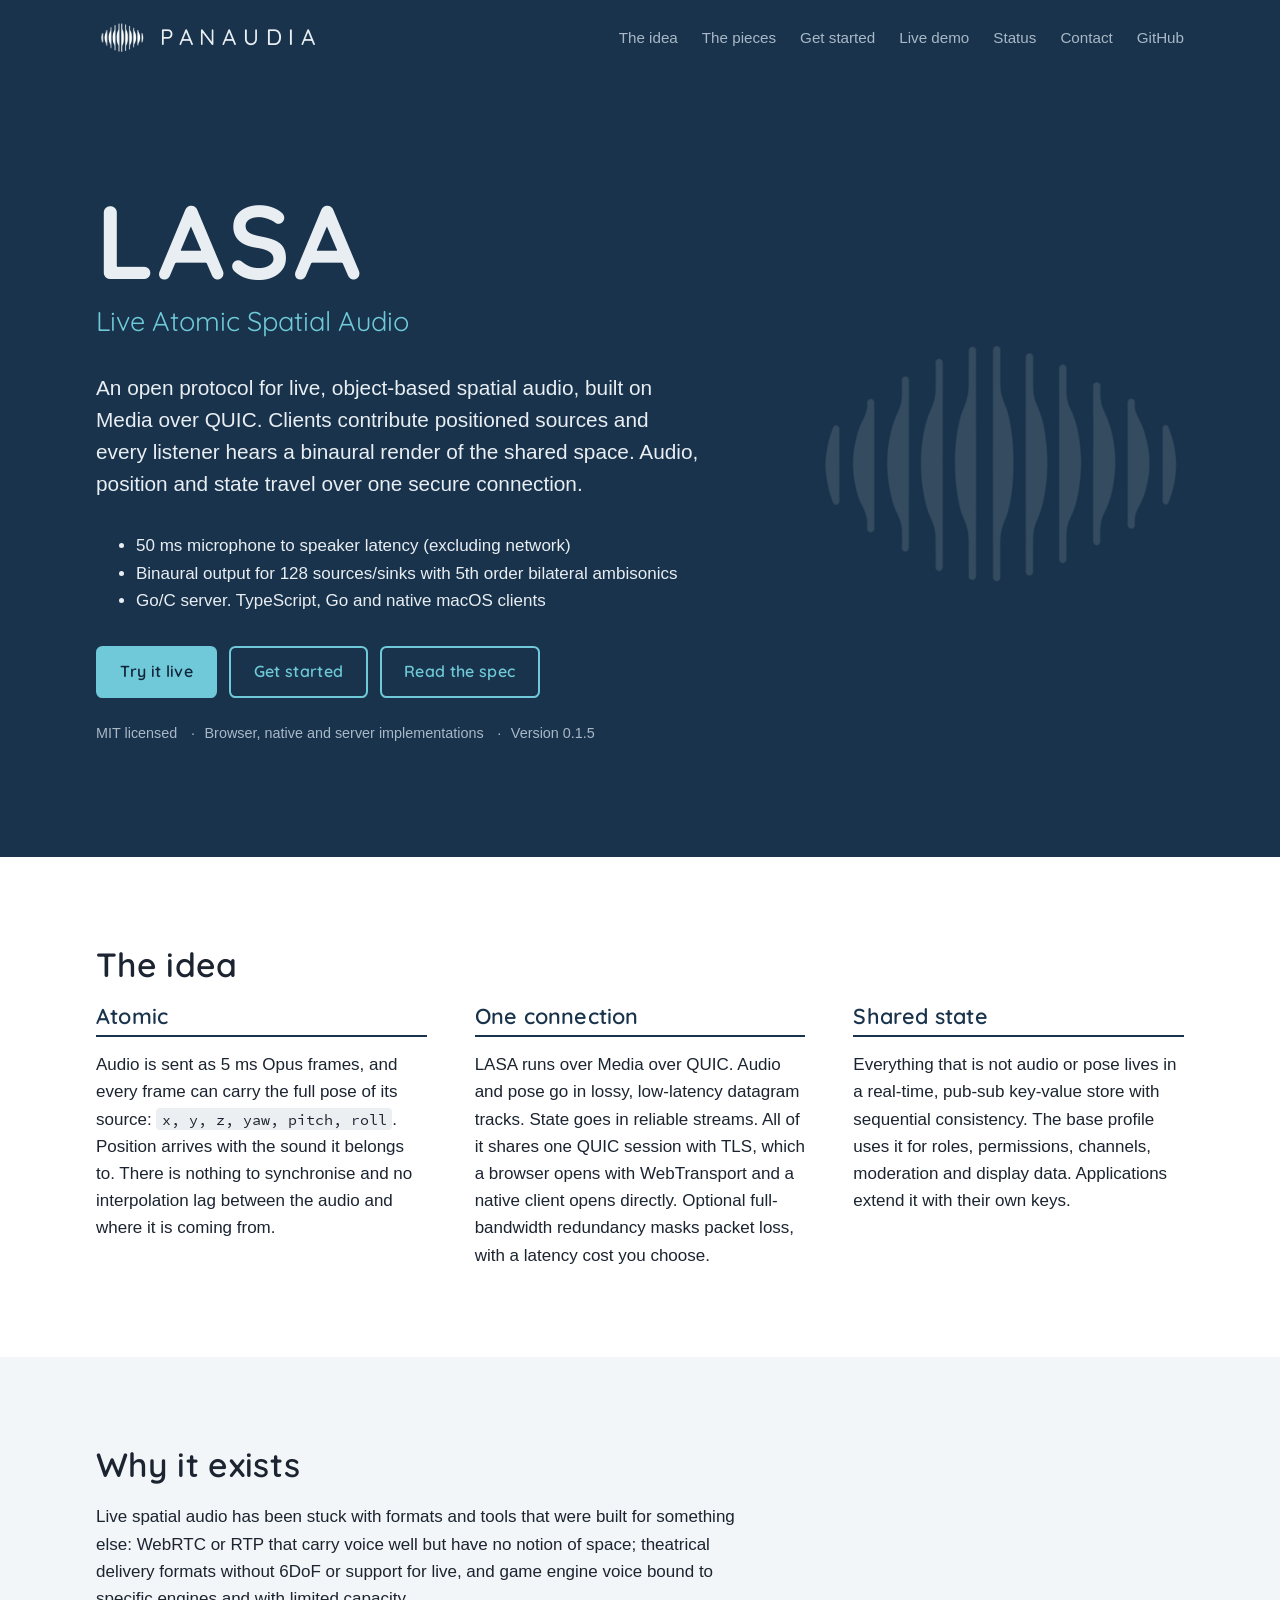
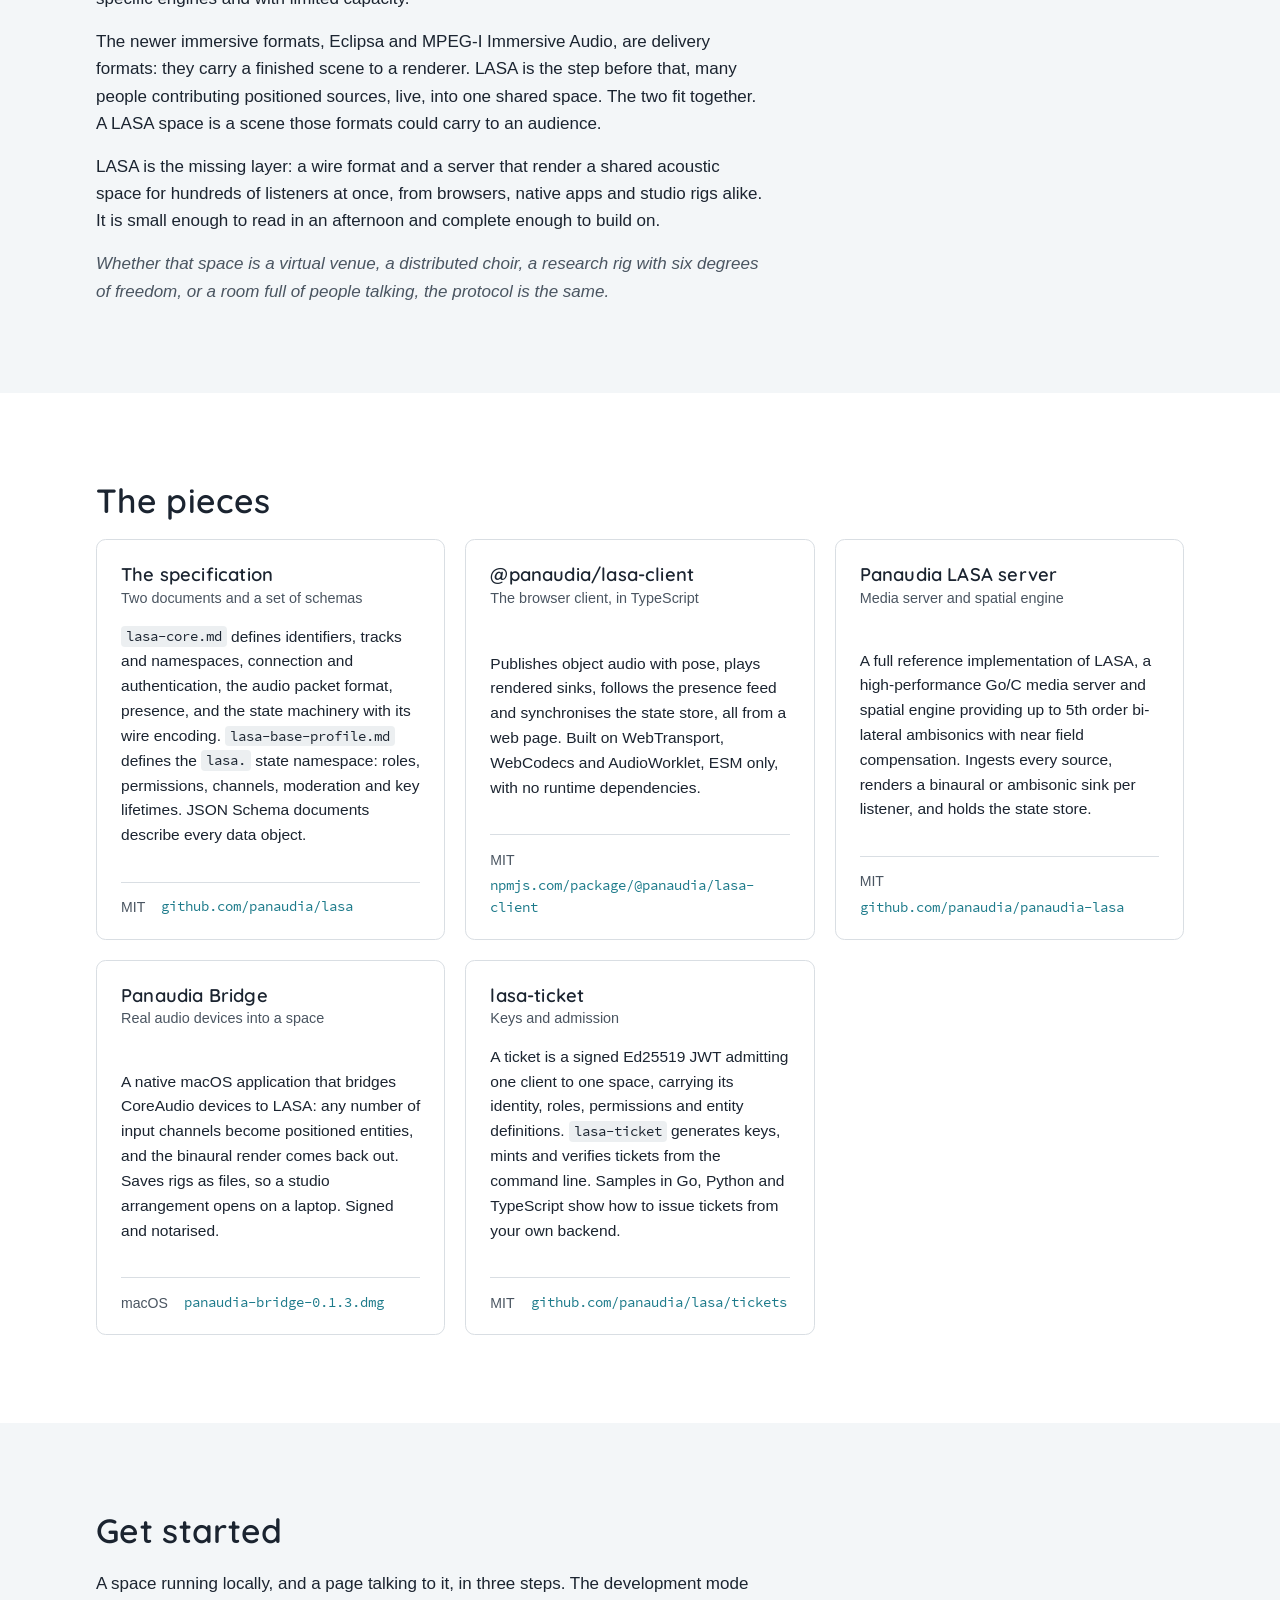
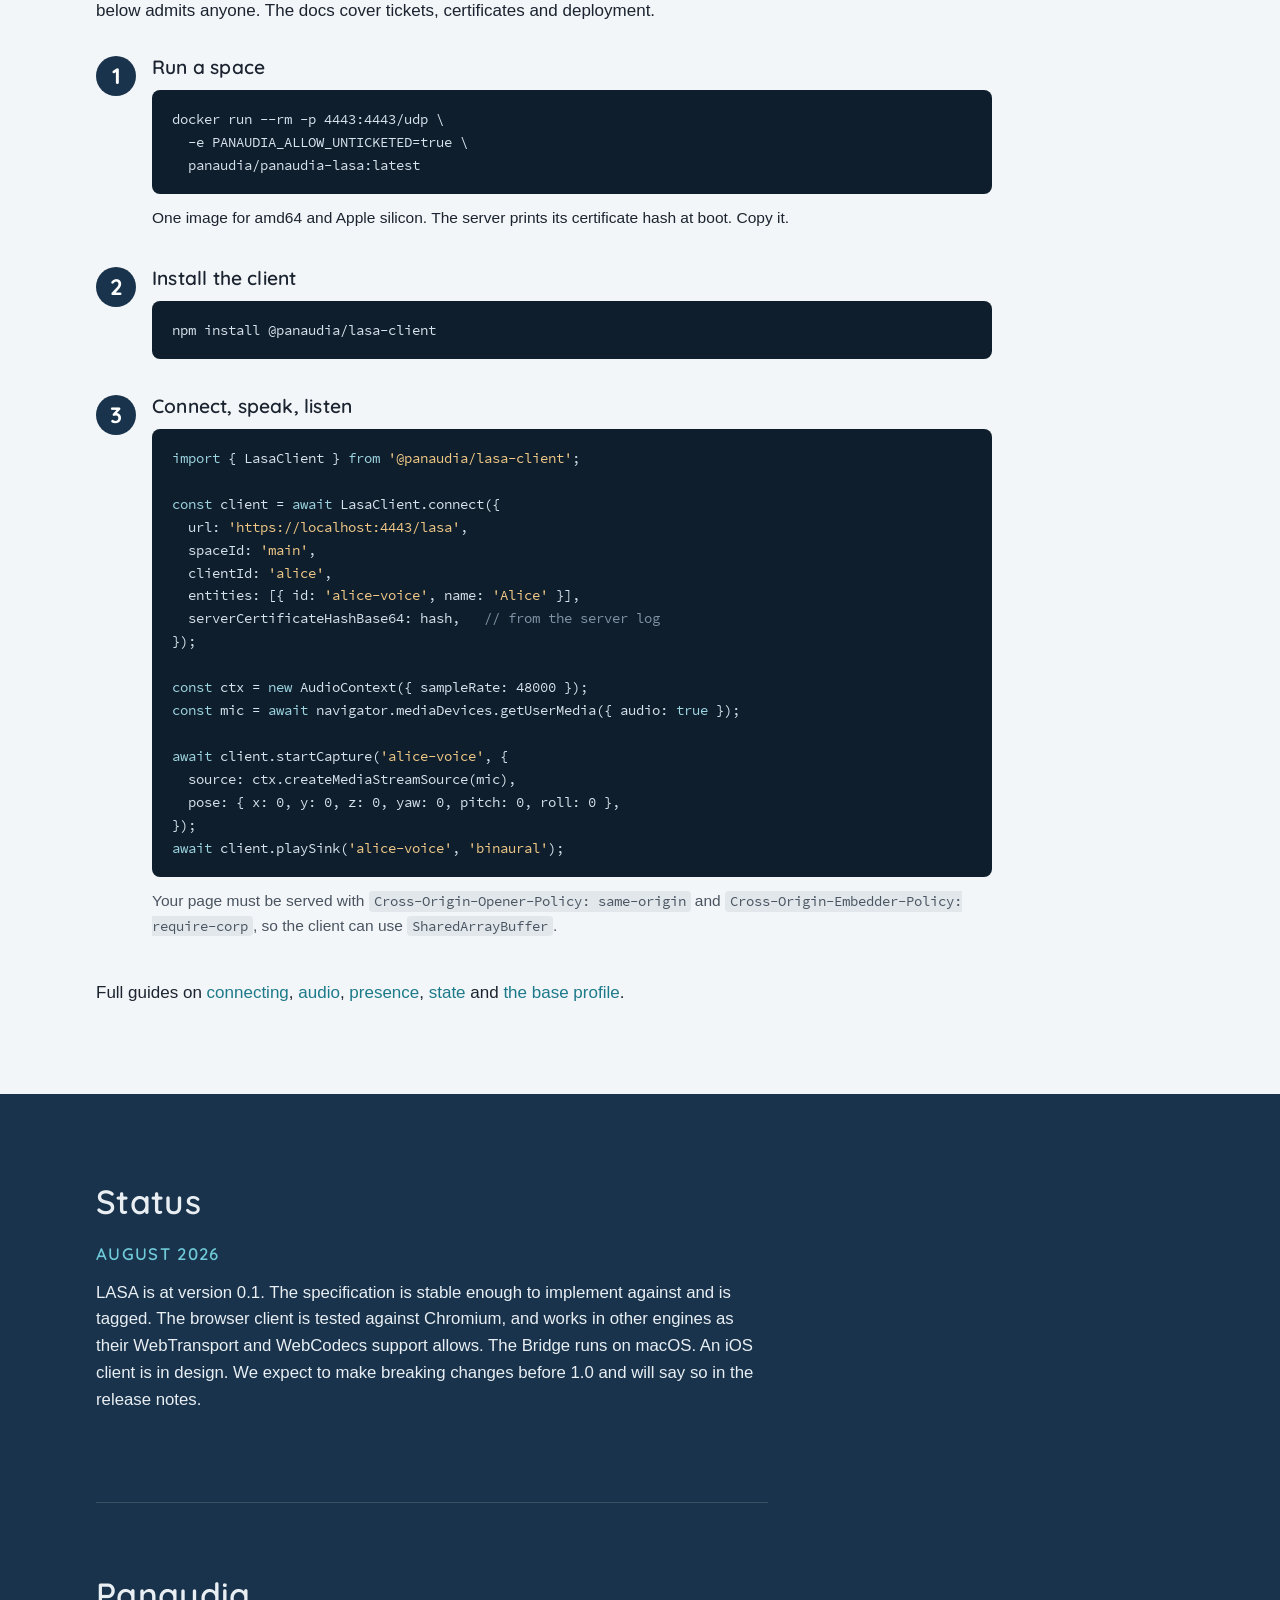
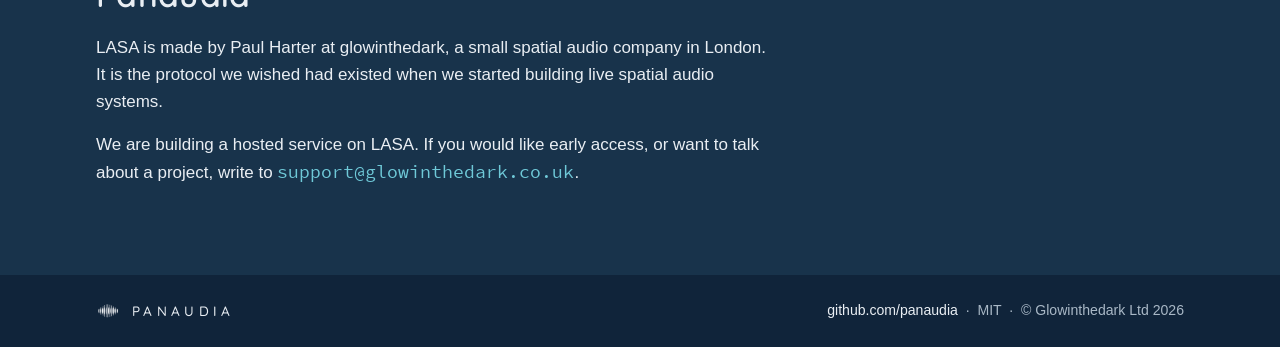
<file: index.html>
<!doctype html>
<html lang="en">
<head>
  <meta charset="utf-8">
  <meta name="viewport" content="width=device-width, initial-scale=1">
  <title>LASA · Panaudia</title>
  <meta name="description" content="LASA is an open protocol for live, object-based spatial audio over Media over QUIC, with browser, native and server implementations from Panaudia.">
  <meta name="robots" content="all">

  <meta property="og:title" content="LASA · Live Atomic Spatial Audio">
  <meta property="og:description" content="An open protocol for live, object-based spatial audio, built on Media over QUIC.">
  <meta property="og:url" content="https://panaudia.com/">
  <meta property="og:image" content="https://panaudia.com/images/lasa/mark-navy.png">
  <meta name="twitter:card" content="summary">
  <meta name="twitter:title" content="LASA · Live Atomic Spatial Audio">
  <meta name="twitter:description" content="An open protocol for live, object-based spatial audio, built on Media over QUIC.">

  <link rel="icon" href="images/favicon.png" type="image/png">
  <link rel="stylesheet" href="css/lasa.css">
</head>
<body>

<header class="site-header">
  <div class="wrap">
    <a class="brand" href="/">
      <img src="images/lasa/mark-white.png" alt="" width="52" height="52">
      Panaudia
    </a>
    <nav class="site-nav" aria-label="Sections">
      <a href="#idea">The idea</a>
      <a href="#pieces">The pieces</a>
      <a href="#get-started">Get started</a>
      <a href="/demo/">Live demo</a>
      <a href="#status">Status</a>
      <a href="#contact">Contact</a>
      <a href="https://github.com/panaudia">GitHub</a>
    </nav>
  </div>
</header>

<section class="hero">
  <div class="wrap">
    <img class="hero-mark" src="images/lasa/mark-white.png" alt="" aria-hidden="true">
    <h1>LASA</h1>
    <p class="expansion">Live Atomic Spatial Audio</p>
    <p class="lead">
      An open protocol for live, object-based spatial audio, built on
      Media over QUIC. Clients contribute positioned
      sources and every listener hears a binaural render of the shared
      space. Audio, position and state travel over one secure connection.
    </p>
    <p>
        <ul>
            <li>50 ms microphone to speaker latency (excluding network)</li>
            <li>Binaural output for 128 sources/sinks with 5th order bilateral ambisonics</li>
            <li>Go/C server. TypeScript, Go and native macOS clients</li>
        </ul>
    </p>
      <p class="lead"></p>
    <div class="actions">
      <a class="button" href="/demo/">Try it live</a>
      <a class="button ghost" href="#get-started">Get started</a>
      <a class="button ghost" href="https://github.com/panaudia/lasa/blob/main/README.md">Read the spec</a>
    </div>
    <p class="facts">
      <span>MIT licensed</span>
      <span>Browser, native and server implementations</span>
      <span>Version 0.1.5</span>
    </p>
  </div>
</section>

<section id="idea">
  <div class="wrap">
    <h2>The idea</h2>
    <div class="pillars">
      <div>
        <h3>Atomic</h3>
        <p>
          Audio is sent as 5&nbsp;ms Opus frames, and every frame can
          carry the full pose of its source: <code>x, y, z, yaw, pitch,
          roll</code>. Position arrives with the sound it belongs to.
          There is nothing to synchronise and no interpolation lag
          between the audio and where it is coming from.
        </p>
      </div>
      <div>
        <h3>One connection</h3>
        <p>
          LASA runs over Media over QUIC. Audio and pose go in lossy,
          low-latency datagram tracks. State goes in reliable streams.
          All of it shares one QUIC session with TLS, which a browser
          opens with WebTransport and a native client opens directly.
          Optional full-bandwidth redundancy masks packet loss, with a
          latency cost you choose.
        </p>
      </div>
      <div>
        <h3>Shared state</h3>
        <p>
          Everything that is not audio or pose lives in a real-time,
          pub-sub key-value store with sequential consistency. The base
          profile uses it for roles, permissions, channels, moderation
          and display data. Applications extend it with their own keys.
        </p>
      </div>
    </div>
  </div>
</section>

<section class="tint why">
  <div class="wrap">
    <h2>Why it exists</h2>
    <div class="prose">
      <p>
        Live spatial audio has been stuck with formats and tools that were built for
        something else: WebRTC or RTP that carry voice well but have no notion of
        space; theatrical delivery formats without 6DoF or support for live, and game
        engine voice bound to specific engines and with limited capacity.
      </p>
      <p>
        The newer immersive formats, Eclipsa and MPEG-I Immersive
        Audio, are delivery formats: they carry a
        finished scene to a renderer. LASA is the step before that,
        many people contributing positioned sources, live, into one
        shared space. The two fit together. A LASA space is a scene
        those formats could carry to an audience.
      </p>
      <p>
        LASA is the missing layer: a wire format and a server that
        render a shared acoustic space for hundreds of listeners at
        once, from browsers, native apps and studio rigs alike. It is
        small enough to read in an afternoon and complete enough to
        build on.
      </p>
      <p class="aside">
        Whether that space is a virtual venue, a distributed choir, a
        research rig with six degrees of freedom, or a room full of
        people talking, the protocol is the same.
      </p>
    </div>
  </div>
</section>

<section id="pieces">
  <div class="wrap">
    <h2>The pieces</h2>
    <div class="cards">

      <article class="card">
        <h3>The specification</h3>
        <p class="role">Two documents and a set of schemas</p>
        <p>
          <code>lasa-core.md</code> defines identifiers, tracks and
          namespaces, connection and authentication, the audio packet
          format, presence, and the state machinery with its wire
          encoding. <code>lasa-base-profile.md</code> defines the
          <code>lasa.</code> state namespace: roles, permissions,
          channels, moderation and key lifetimes. JSON Schema documents
          describe every data object.
        </p>
        <footer>
          <span>MIT</span>
          <a href="https://github.com/panaudia/lasa">github.com/panaudia/lasa</a>
        </footer>
      </article>

      <article class="card">
        <h3>@panaudia/lasa-client</h3>
        <p class="role">The browser client, in TypeScript</p>
        <p>
          Publishes object audio with pose, plays rendered sinks,
          follows the presence feed and synchronises the state store,
          all from a web page. Built on WebTransport, WebCodecs and
          AudioWorklet, ESM only, with no runtime dependencies.
        </p>
        <footer>
          <span>MIT</span>
          <a href="https://www.npmjs.com/package/@panaudia/lasa-client">npmjs.com/package/@panaudia/lasa-client</a>
        </footer>
      </article>

      <article class="card">
        <h3>Panaudia LASA server</h3>
        <p class="role">Media server and spatial engine</p>
        <p>
          A full reference implementation of LASA, a high-performance Go/C media server and spatial engine providing up to 5th order bi-lateral
            ambisonics with near field compensation. Ingests every source, renders a binaural or ambisonic sink
          per listener, and holds the state store.
        </p>
        <footer>
          <span>MIT</span>
          <a href="https://github.com/panaudia/panaudia-lasa">github.com/panaudia/panaudia-lasa</a>
        </footer>
      </article>

      <article class="card">
        <h3>Panaudia Bridge</h3>
        <p class="role">Real audio devices into a space</p>
        <p>
          A native macOS application that bridges CoreAudio devices to
          LASA: any number of input channels become positioned
          entities, and the binaural render comes back out. Saves rigs
          as files, so a studio arrangement opens on a laptop. Signed
          and notarised.
        </p>
        <footer>
          <span>macOS</span>
          <a href="https://storage.googleapis.com/panaudia-dist/panaudia-bridge/panaudia-bridge-0.1.3.dmg">panaudia-bridge-0.1.3.dmg</a>
        </footer>
      </article>

      <article class="card">
        <h3>lasa-ticket</h3>
        <p class="role">Keys and admission</p>
        <p>
          A ticket is a signed Ed25519 JWT admitting one client to one
          space, carrying its identity, roles, permissions and entity
          definitions. <code>lasa-ticket</code> generates keys, mints
          and verifies tickets from the command line. Samples in Go,
          Python and TypeScript show how to issue tickets from your own
          backend.
        </p>
        <footer>
          <span>MIT</span>
          <a href="https://github.com/panaudia/lasa/tree/main/tickets">github.com/panaudia/lasa/tickets</a>
        </footer>
      </article>

    </div>
  </div>
</section>

<section id="get-started" class="tint get-started">
  <div class="wrap">
    <h2>Get started</h2>
    <p class="prose intro">
      A space running locally, and a page talking to it, in three
      steps. The development mode below admits anyone. The docs cover
      tickets, certificates and deployment.
    </p>
    <ol class="steps">
      <li>
        <h3>Run a space</h3>
        <div class="body">
<pre><code>docker run --rm -p 4443:4443/udp \
  -e PANAUDIA_ALLOW_UNTICKETED=true \
  panaudia/panaudia-lasa:latest</code></pre>
          <p>
            One image for amd64 and Apple silicon. The server prints
            its certificate hash at boot. Copy it.
          </p>
        </div>
      </li>
      <li>
        <h3>Install the client</h3>
        <div class="body">
<pre><code>npm install @panaudia/lasa-client</code></pre>
        </div>
      </li>
      <li>
        <h3>Connect, speak, listen</h3>
        <div class="body">
<pre><code><span class="k">import</span> { LasaClient } <span class="k">from</span> <span class="s">'@panaudia/lasa-client'</span>;

<span class="k">const</span> client = <span class="k">await</span> LasaClient.connect({
  url: <span class="s">'https://localhost:4443/lasa'</span>,
  spaceId: <span class="s">'main'</span>,
  clientId: <span class="s">'alice'</span>,
  entities: [{ id: <span class="s">'alice-voice'</span>, name: <span class="s">'Alice'</span> }],
  serverCertificateHashBase64: hash,   <span class="c">// from the server log</span>
});

<span class="k">const</span> ctx = <span class="k">new</span> AudioContext({ sampleRate: 48000 });
<span class="k">const</span> mic = <span class="k">await</span> navigator.mediaDevices.getUserMedia({ audio: <span class="k">true</span> });

<span class="k">await</span> client.startCapture(<span class="s">'alice-voice'</span>, {
  source: ctx.createMediaStreamSource(mic),
  pose: { x: 0, y: 0, z: 0, yaw: 0, pitch: 0, roll: 0 },
});
<span class="k">await</span> client.playSink(<span class="s">'alice-voice'</span>, <span class="s">'binaural'</span>);</code></pre>
          <p class="note">
            Your page must be served with
            <code>Cross-Origin-Opener-Policy: same-origin</code> and
            <code>Cross-Origin-Embedder-Policy: require-corp</code>, so
            the client can use <code>SharedArrayBuffer</code>.
          </p>
        </div>
      </li>
    </ol>
    <p class="after prose">
      Full guides on
      <a href="https://github.com/panaudia/lasa/blob/main/typescript/docs/connecting.md">connecting</a>,
      <a href="https://github.com/panaudia/lasa/blob/main/typescript/docs/audio.md">audio</a>,
      <a href="https://github.com/panaudia/lasa/blob/main/typescript/docs/presence.md">presence</a>,
      <a href="https://github.com/panaudia/lasa/blob/main/typescript/docs/state.md">state</a> and
      <a href="https://github.com/panaudia/lasa/blob/main/typescript/docs/profile.md">the base profile</a>.
    </p>
  </div>
</section>

<section id="status" class="dark status">
  <div class="wrap">
    <h2>Status</h2>
    <div class="prose">
      <p class="date">August 2026</p>
      <p>
        LASA is at version 0.1. The specification is stable enough to
        implement against and is tagged. The browser client is tested
        against Chromium, and works in other engines as their
        WebTransport and WebCodecs support allows. The Bridge runs on
        macOS. An iOS client is in design. We expect to make breaking
        changes before 1.0 and will say so in the release notes.
      </p>
    </div>
  </div>
</section>

<section id="contact" class="dark contact">
  <div class="wrap">
    <div class="prose">
      <h2>Panaudia</h2>
      <p>
        LASA is made by Paul Harter at glowinthedark, a small spatial audio company in London.
          It is the protocol we wished had existed when we started
        building live spatial audio systems.
      </p>
      <p>
        We are building a hosted service on LASA. If you would like
        early access, or want to talk about a project, write to
        <a class="email" href="mailto:support@glowinthedark.co.uk">support@glowinthedark.co.uk</a>.
      </p>
    </div>
  </div>
</section>

<footer class="site-footer">
  <div class="wrap">
    <a class="brand" href="/">
      <img src="images/lasa/mark-white.png" alt="" width="24" height="24">
      Panaudia
    </a>
    <span>
      <a href="https://github.com/panaudia">github.com/panaudia</a>
      &nbsp;·&nbsp; MIT
      &nbsp;·&nbsp; &copy; Glowinthedark Ltd 2026
    </span>
  </div>
</footer>

</body>
</html>
</file>
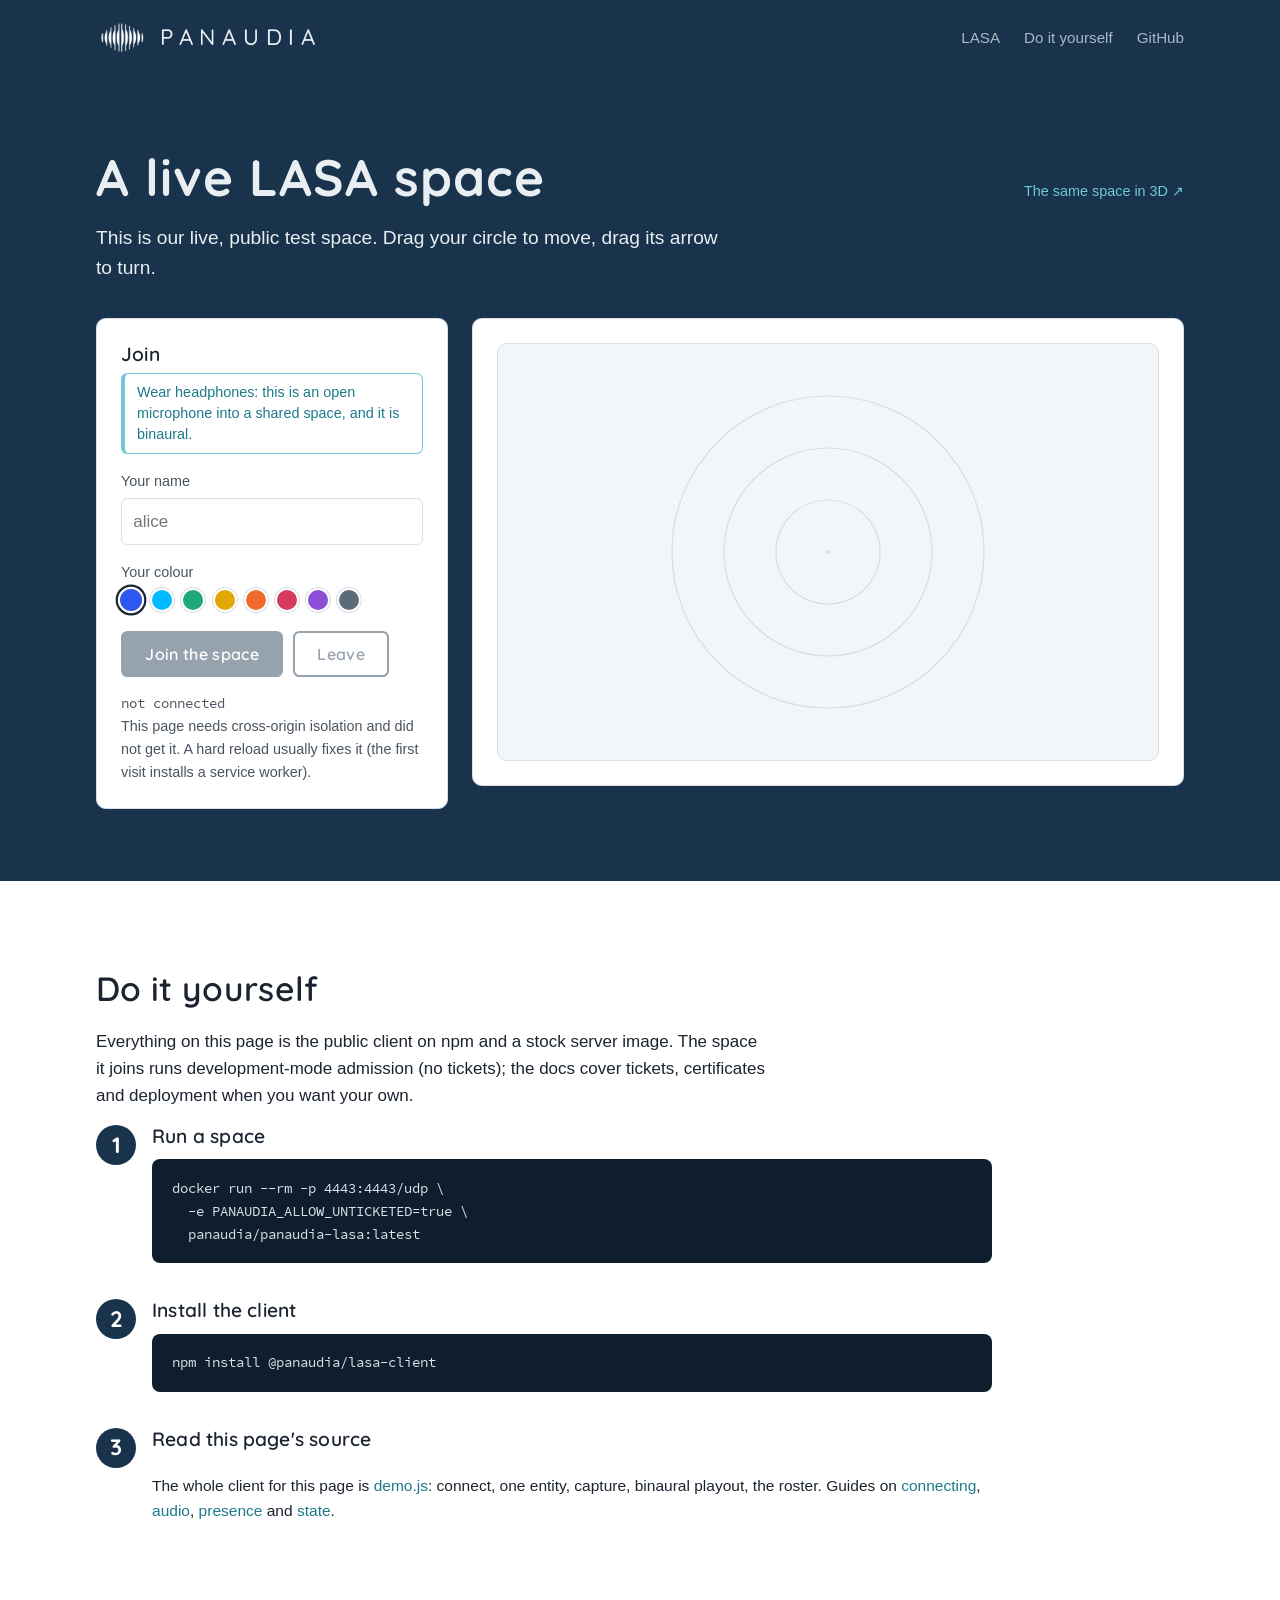
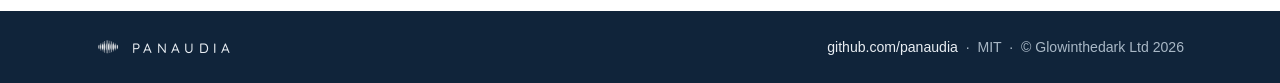
<file: demo/index.html>
<!doctype html>
<html lang="en">
<head>
    <meta charset="utf-8">
    <meta name="viewport" content="width=device-width, initial-scale=1">
    <title>Live demo · LASA · Panaudia</title>
    <meta name="description"
          content="Join a live LASA space from your browser: one entity, your voice up, a binaural render of everyone back.">
    <link rel="icon" href="/images/favicon.png" type="image/png">
    <link rel="stylesheet" href="/css/lasa.css">
    <link rel="stylesheet" href="demo.css">
    <script src="coi-serviceworker.js"></script>
    <script type="importmap">
        { "imports": { "@panaudia/lasa-client": "./js/lasa-client/index.js" } }
    </script>
</head>
<body>

<header class="site-header">
    <div class="wrap">
        <a class="brand" href="/">
            <img src="/images/lasa/mark-white.png" alt="" width="52" height="52">
            Panaudia
        </a>
        <nav class="site-nav" aria-label="Sections">
            <a href="/">LASA</a>
            <a href="#diy">Do it yourself</a>
            <a href="https://github.com/panaudia">GitHub</a>
        </nav>
    </div>
</header>

<section class="demo-hero">
    <div class="wrap">
        <div class="demo-title">
            <h1>A live LASA space</h1>
            <a class="hero-link" href="square/">The same space in 3D</a>
        </div>
        <p class="lead">
            This is our live, public test space. Drag your circle to move, drag its arrow to turn.
        </p>


        <div class="demo-grid">

            <div class="join-card" id="join-card">
                <h3>Join</h3>
                <p class="headphones">Wear headphones: this is an open
                    microphone into a shared space, and it is binaural.</p>
                <form id="join-form">
                    <label for="name">Your name</label>
                    <input id="name" name="name" type="text" maxlength="24"
                           autocomplete="off" required placeholder="alice">
                    <fieldset class="swatches" id="swatches">
                        <legend>Your colour</legend>
                        <!-- filled by demo.js from its palette -->
                    </fieldset>
                    <div class="join-actions">
                        <button class="button" id="join" type="submit">Join the space</button>
                        <button class="button ghost" id="leave" type="button" disabled>Leave</button>
                    </div>
                    <p class="status" id="status" role="status">not connected</p>
                </form>
                <p class="note" id="support-note" hidden></p>
            </div>

            <div class="space-card">
                <div class="space-frame">
                    <svg id="space-view" viewBox="-30 -30 60 60" role="img"
                         aria-label="Top-down view of the space, 60 metres across: one circle per person">
                        <g class="space-grid">
                            <circle cx="0" cy="0" r="7.5"></circle>
                            <circle cx="0" cy="0" r="15"></circle>
                            <circle cx="0" cy="0" r="22.5"></circle>
                            <circle class="origin" cx="0" cy="0" r="0.3"></circle>
                        </g>
                        <g id="space-users"></g>
                    </svg>
                </div>
            </div>

        </div>
    </div>
</section>

<section id="diy">
    <div class="wrap">
        <h2>Do it yourself</h2>
        <p class="prose">
            Everything on this page is the public client on npm and a stock
            server image. The space it joins runs development-mode admission
            (no tickets); the docs cover tickets, certificates and
            deployment when you want your own.
        </p>
        <ol class="steps">
            <li>
                <h3>Run a space</h3>
                <div class="body">
<pre><code>docker run --rm -p 4443:4443/udp \
  -e PANAUDIA_ALLOW_UNTICKETED=true \
  panaudia/panaudia-lasa:latest</code></pre>
                </div>
            </li>
            <li>
                <h3>Install the client</h3>
                <div class="body">
                    <pre><code>npm install @panaudia/lasa-client</code></pre>
                </div>
            </li>
            <li>
                <h3>Read this page's source</h3>
                <div class="body">
                    <p>
                        The whole client for this page is
                        <a href="demo.js">demo.js</a>: connect, one entity, capture,
                        binaural playout, the roster. Guides on
                        <a href="https://github.com/panaudia/lasa/blob/main/typescript/docs/connecting.md">connecting</a>,
                        <a href="https://github.com/panaudia/lasa/blob/main/typescript/docs/audio.md">audio</a>,
                        <a href="https://github.com/panaudia/lasa/blob/main/typescript/docs/presence.md">presence</a>
                        and
                        <a href="https://github.com/panaudia/lasa/blob/main/typescript/docs/state.md">state</a>.
                    </p>
                </div>
            </li>
        </ol>
    </div>
</section>

<footer class="site-footer">
    <div class="wrap">
        <a class="brand" href="/">
            <img src="/images/lasa/mark-white.png" alt="" width="24" height="24">
            Panaudia
        </a>
        <span>
      <a href="https://github.com/panaudia">github.com/panaudia</a>
      &nbsp;·&nbsp; MIT
      &nbsp;·&nbsp; &copy; Glowinthedark Ltd 2026
    </span>
    </div>
</footer>

<script type="module" src="demo.js"></script>
</body>
</html>
</file>
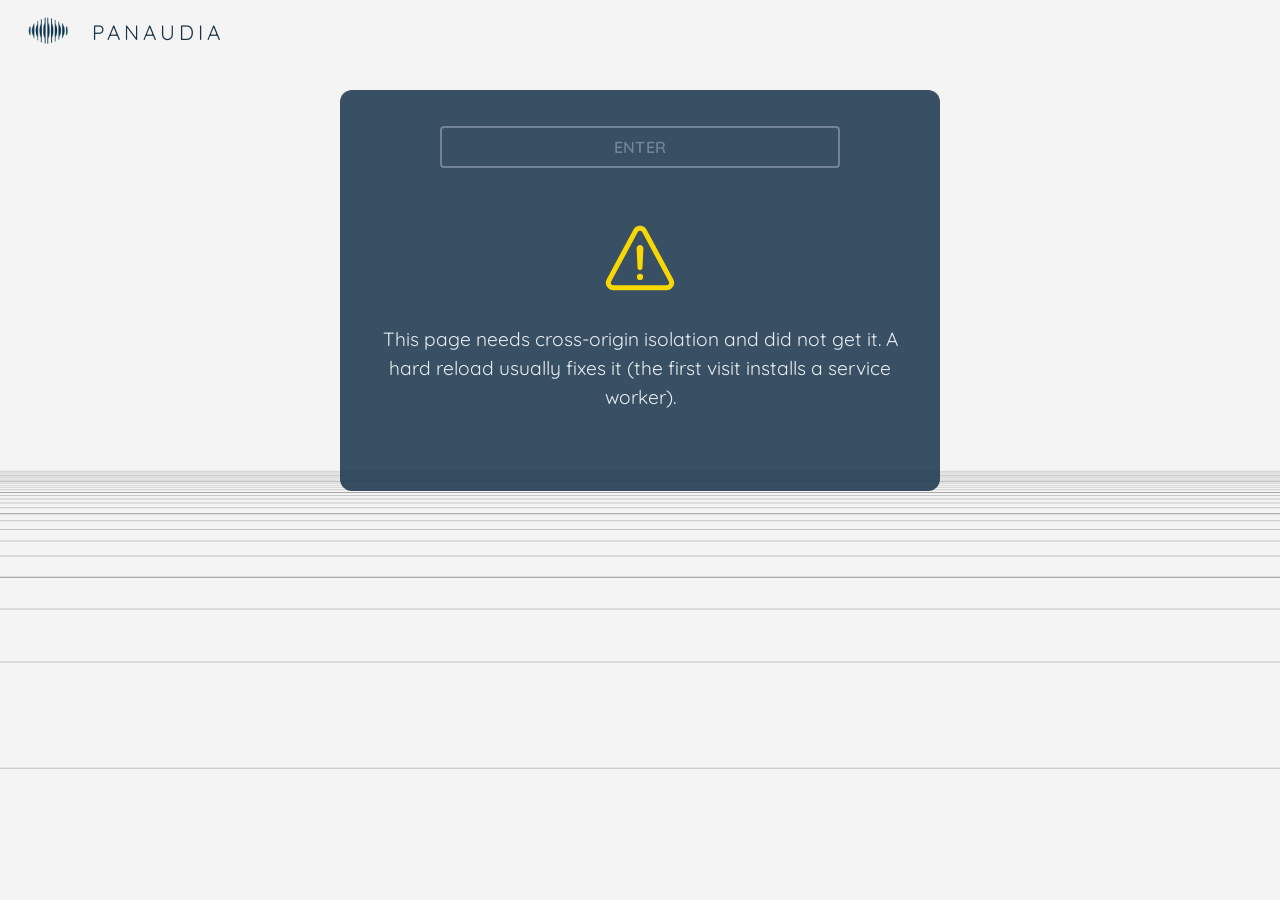
<file: demo/square/index.html>
<!DOCTYPE html>
<html lang="en">
<head>
    <meta charset="utf-8">
    <meta name="viewport" content="width=device-width, initial-scale=0.8, maximum-scale=0.8, minimum-scale=0.8, user-scalable=no"/>
    <title>Town square · LASA · Panaudia</title>
    <meta name="description"
          content="A 3D town square on LASA: walk around, everyone in the space rendered binaurally as you move.">
    <link rel="icon" href="/images/favicon.png" type="image/png">
    <link rel="stylesheet" href="square.css">
    <script src="../coi-serviceworker.js"></script>
    <script type="importmap">
        {
          "imports": {
            "three": "./js/three/three.module.min.js",
            "three/addons/": "./js/three/jsm/",
            "@panaudia/lasa-client": "../js/lasa-client/index.js",
            "world": "./world.js",
            "elements": "./elements.js",
            "head-tracking": "./head-tracking.js",
            "voltface": "./js/voltface/index.js",
            "@mediapipe/tasks-vision": "https://cdn.jsdelivr.net/npm/@mediapipe/tasks-vision@0.10.34/vision_bundle.mjs"
          }
        }
    </script>
</head>
<body>
<div id="ident" class="ident">
    <a href="/"><img class="pan-logo" src="/images/lasa/mark-navy.png" alt=""></a>
    <a id="title" class="title" href="/">PANAUDIA</a>
</div>
<div id="side" class="side">
    <div id="info-box" class="info-box">
        <div class="center-holder">
            <h2>LASA Test Space</h2>
            <p class="headphones">Wear headphones: The audio is binaural and this is a shared public
                Space with an open microphone.</p>
            <p>Choose colours and a name</p>
            <div class="colours-picker">
                <div class="picker-wrapper" id="outer-picker-wrapper">
                    <input type="color" id="outer-picker" name="body" value="#00bbff"/>
                </div>
                <div class="picker-wrapper" id="inner-picker-wrapper">
                    <input type="color" id="inner-picker" name="head" value="#2f56ee"/>
                </div>
                <script>
                    var inner_picker = document.getElementById("inner-picker");
                    var outer_picker = document.getElementById("outer-picker");
                    var outer_picker_wrapper = document.getElementById("outer-picker-wrapper");
                    var inner_picker_wrapper = document.getElementById("inner-picker-wrapper");
                    outer_picker.oninput = function () {
                        outer_picker_wrapper.style.backgroundColor = outer_picker.value;
                    }
                    inner_picker.oninput = function () {
                        inner_picker_wrapper.style.backgroundColor = inner_picker.value;
                    }
                    outer_picker_wrapper.style.backgroundColor = outer_picker.value;
                    inner_picker_wrapper.style.backgroundColor = inner_picker.value;
                </script>
            </div>
        </div>
        <input class="square-form" id="name-input" name="name" required type="text"
               maxlength="24" autocomplete="off" placeholder="alice" value="">
    </div>

    <button id="connect">
        Enter
    </button>
    <script>
        document.getElementById("connect").onclick = function () {
            if (window.lasaUnsupported) { return; }
            window.connect({
                name: document.getElementById('name-input').value.trim() || 'guest',
                colour: document.getElementById('inner-picker').value.slice(1),
                outerColour: document.getElementById('outer-picker').value.slice(1),
            });
        }
    </script>
    <div class="spinner hidden" id="spinner">
        <div class="lds-dual-ring"></div>
    </div>
    <div id="error-block" class="info-box">
        <img class="info-icon" src="images/warning.svg" alt="warning"/>
        <p id="error-msg"></p>
    </div>
    <div id="mobile-turn" class="mobile-turn">
        <img class="turn-img" src="images/turn_right_handed.png" alt=""/>
        <p>Turn your device to landscape</p>
    </div>
</div>

<div id="instructions" class="instructions">
    Use your mouse to look around and the W, A, S, D keys to move - M to mute - press ESC to get your mouse pointer
    back, then click someone to ghost them - X to dismiss
</div>
<div id="node-menu" class="node-menu hidden">
    <span class="node-menu-name" id="node-menu-name"></span>
    <a id="node-menu-ghost" class="pill" href="#">Ghost</a>
</div>
<div id="audio-controls" class="audio-controls hidden">
    <div class="me-row">
        <span class="me-avatar" id="me-avatar"><span class="me-avatar-inner" id="me-avatar-inner"></span></span>
        <span class="me-name" id="me-name"></span>
        <a id="disconnect" class="pill" href="#" onclick="window.disconnect(); return false;">Leave</a>
    </div>
    <div class="volume-row">
        <svg class="control-icon" viewBox="0 0 24 24" fill="currentColor"><path d="M3 9v6h4l5 5V4L7 9H3zm13.5 3c0-1.77-1.02-3.29-2.5-4.03v8.05c1.48-.73 2.5-2.25 2.5-4.02zM14 3.23v2.06c2.89.86 5 3.54 5 6.71s-2.11 5.85-5 6.71v2.06c4.01-.91 7-4.49 7-8.77s-2.99-7.86-7-8.77z"/></svg>
        <input type="range" id="volume" min="0" max="100" value="100" aria-label="volume">
    </div>
    <div class="mic-row">
        <svg class="control-icon" id="mic-icon-on" viewBox="0 0 24 24" fill="currentColor"><path d="M12 14c1.66 0 3-1.34 3-3V5c0-1.66-1.34-3-3-3S9 3.34 9 5v6c0 1.66 1.34 3 3 3zm-1-9c0-.55.45-1 1-1s1 .45 1 1v6c0 .55-.45 1-1 1s-1-.45-1-1V5zm6 6c0 2.76-2.24 5-5 5s-5-2.24-5-5H5c0 3.53 2.61 6.43 6 6.92V21h2v-3.08c3.39-.49 6-3.39 6-6.92h-2z"/></svg>
        <svg class="control-icon hidden" id="mic-icon-off" viewBox="0 0 24 24" fill="currentColor"><path d="M19 11h-1.7c0 .74-.16 1.43-.43 2.05l1.23 1.23c.56-.98.9-2.09.9-3.28zm-4.02.17c0-.06.02-.11.02-.17V5c0-1.66-1.34-3-3-3S9 3.34 9 5v.18l5.98 5.99zM4.27 3L3 4.27l6.01 6.01V11c0 1.66 1.33 3 2.99 3 .22 0 .44-.03.65-.08l1.66 1.66c-.71.33-1.5.52-2.31.52-2.76 0-5.3-2.1-5.3-5.1H5c0 3.41 2.72 6.23 6 6.72V21h2v-3.28c.91-.13 1.77-.45 2.54-.9L19.73 21 21 19.73 4.27 3z"/></svg>
        <a id="mic-toggle" class="mic-link" href="#" onclick="window.toggleMic(); return false;">MUTE</a>
    </div>
</div>
<div id="touch-move" class="touch touch-move">
    <span class="touch-hand move-decoration">&#128070;</span>
    <span class="touch-label move-decoration">move</span>
    <span id="touch-arrow-move-up" class="touch-arrow touch-arrow-up">&#9650;</span>
    <span id="touch-arrow-move-down" class="touch-arrow touch-arrow-down">&#9650;</span>
    <span id="touch-arrow-move-left" class="touch-arrow touch-arrow-left">&#9650;</span>
    <span id="touch-arrow-move-right" class="touch-arrow touch-arrow-right">&#9650;</span>
</div>
<div id="touch-look" class="touch touch-look">
    <span class="touch-hand look-decoration">&#128070;</span>
    <span class="touch-label look-decoration">look</span>
    <span id="touch-arrow-look-up" class="touch-arrow touch-arrow-up">&#9650;</span>
    <span id="touch-arrow-look-down" class="touch-arrow touch-arrow-down">&#9650;</span>
    <span id="touch-arrow-look-left" class="touch-arrow touch-arrow-left">&#9650;</span>
    <span id="touch-arrow-look-right" class="touch-arrow touch-arrow-right">&#9650;</span>
</div>

<script type="module" src="start.js"></script>
</body>
</html>
</file>
<file: demo/demo.css>
/* The demo page, on top of /css/lasa.css. */

.demo-hero {
  background: var(--navy);
  color: var(--on-navy);
  padding-block: clamp(2.5rem, 6vw, 4.5rem);
}
.demo-title {
  display: flex;
  align-items: baseline;
  justify-content: space-between;
  flex-wrap: wrap;
  gap: 0.5rem 1.5rem;
  margin-bottom: 1rem;
}
.demo-hero h1 {
  font-size: clamp(2.2rem, 5vw, 3.2rem);
  font-weight: 700;
  letter-spacing: 0.02em;
  margin: 0;
}
/* The pointer to the 3D town square: small, quiet, top right. */
.hero-link {
  font-size: 0.9rem;
  color: var(--accent);
  white-space: nowrap;
}
.hero-link::after {
  content: " \2197";  /* north-east arrow */
}
.demo-hero .lead {
  font-size: clamp(1.05rem, 1.6vw, 1.2rem);
  line-height: 1.55;
  max-width: 40rem;
}
.join-card .headphones {
  margin: 0 0 1rem;
  padding: 0.5rem 0.75rem;
  border: 1px solid var(--accent);
  border-left-width: 4px;
  border-radius: 0.4rem;
  color: var(--accent-ink);
  font-size: 0.9rem;
  line-height: 1.45;
}

.demo-grid {
  margin-top: 2.25rem;
  display: grid;
  grid-template-columns: minmax(16rem, 22rem) minmax(0, 1fr);
  gap: 1.5rem;
  align-items: start;
}
@media (max-width: 48rem) {
  .demo-grid { grid-template-columns: minmax(0, 1fr); }
}

.join-card, .space-card {
  background: var(--paper);
  color: var(--ink);
  border: 1px solid var(--line);
  border-radius: 0.6rem;
  padding: 1.5rem;
}
.join-card label {
  display: block;
  font-size: 0.9rem;
  color: var(--ink-soft);
  margin-bottom: 0.3rem;
}
.join-card input[type="text"] {
  width: 100%;
  font: inherit;
  padding: 0.55rem 0.7rem;
  border: 1px solid var(--line);
  border-radius: 0.4rem;
  margin-bottom: 1rem;
}
.join-card input[type="text"]:focus-visible {
  outline: 2px solid var(--accent-ink);
  outline-offset: 1px;
}
/* The colour swatches: radio buttons drawn as dots. The dot is the
   label, painted with --c; the native input is visually hidden but
   stays in the tab order, so the ring follows keyboard focus too. */
.swatches {
  border: 0;
  padding: 0;
  margin: 0 0 1rem;
  display: flex;
  flex-wrap: wrap;
  gap: 0.7rem;
}
.swatches legend {
  font-size: 0.9rem;
  color: var(--ink-soft);
  margin-bottom: 0.4rem;
  padding: 0;
}
.swatch {
  position: relative;
  width: 1.25rem;
  height: 1.25rem;
  border-radius: 50%;
  background: var(--c);
  cursor: pointer;
  box-shadow: 0 0 0 2px var(--paper), 0 0 0 3px var(--line);
  transition: transform 120ms ease, box-shadow 120ms ease;
}
.swatch input {
  position: absolute;
  inset: 0;
  margin: 0;
  opacity: 0;
  cursor: pointer;
}
.swatch:has(input:checked) {
  transform: scale(1.1);
  box-shadow: 0 0 0 2px var(--paper), 0 0 0 4px var(--ink);
}
.swatch:has(input:focus-visible) {
  box-shadow: 0 0 0 2px var(--paper), 0 0 0 4px var(--accent-ink);
}
.swatches:disabled .swatch { cursor: default; opacity: 0.6; }
.swatches:disabled .swatch:has(input:checked) { opacity: 1; }

.join-actions { display: flex; flex-wrap: wrap; gap: 0.6rem; }
.join-card .button { border-color: var(--navy); background: var(--navy); color: var(--paper); }
.join-card .button.ghost { background: transparent; color: var(--navy); }
.join-card .button:disabled {
  opacity: 0.45;
  pointer-events: none;
}
.join-card .status {
  margin-top: 1rem;
  font-family: var(--mono);
  font-size: 0.85rem;
  color: var(--ink-soft);
}
.join-card .status.error { color: #a03030; }

.space-frame {
  background: var(--paper-tint);
  border: 1px solid var(--line);
  border-radius: 0.6rem;
  overflow: hidden;
}
#space-view {
  display: block;
  width: 100%;
  max-height: 26rem;
  aspect-ratio: 1 / 1;
  margin-inline: auto;
}
.space-grid circle {
  fill: none;
  stroke: var(--line);
  stroke-width: 0.18;
}
.space-grid .origin {
  fill: var(--line);
  stroke: none;
}
/* Each glyph takes its colour from --c, set inline from the entity's
   `colour` attr; peers without one draw in the neutral default. */
.user .glow {
  fill: var(--c, var(--ink-soft));
  opacity: 0.25;
}
.user .body {
  fill: var(--c, var(--ink-soft));
  stroke: var(--paper);
  stroke-width: 0.27;
}
.user .facing {
  fill: none;
  stroke: var(--c, var(--ink-soft));
  stroke-width: 0.48;
  stroke-linecap: round;
  stroke-linejoin: round;
}
.user text {
  font-family: var(--body);
  font-size: 1.8px;
  fill: var(--ink);
  text-anchor: middle;
}
.user.me .body { fill: var(--c, var(--accent)); }
.user.me .glow { fill: var(--c, var(--accent)); opacity: 0.35; }
.user.me .facing { stroke: var(--c, var(--accent-ink)); }
.user.me text { font-weight: 600; }

/* Our own circle drags (move) and its caret drags (turn). */
.user.me { touch-action: none; }
.user.me .body { cursor: grab; }
.user.me .facing-hit {
  fill: transparent;
  cursor: crosshair;
}
</file>
<file: demo/square/square.css>
/* Town-square 3D demo. A merge of the old panaudia.com main.css,
   controls.css and square-controls.css, adapted to the new site:
   fonts from /fonts, site navy/teal, plain Unicode glyphs on the
   touch pads (the old page used FontAwesome Pro, which is licensed
   and stays out of this repo).

   Palette: the tokens below mirror css/lasa.css. Every overlay on
   the 3D view (the join panel, the audio/head-tracking panel, the
   instructions bar) is the same translucent navy card with the same
   radius, text and accent; the only other colours are the danger
   red for muted/errors and the ink greys on the light scene. */

:root {
    --navy: #18334b;
    --navy-ink: #10243a;
    --ink: #1b2430;
    --ink-soft: #4a5561;
    --on-navy: #e9eef3;
    --on-navy-soft: #a9b8c6;
    --accent: #6fc9d8;
    --accent-ink: #1c7a8a;
    --danger: #ff8a8a;
    --scene: #f4f4f4;

    --panel: rgba(24, 51, 75, 0.85);        /* navy at 85 % over the scene */
    --panel-line: rgba(233, 238, 243, 0.18); /* on-navy hairlines and tracks */
    --panel-radius: 12px;
}

@font-face {
    font-family: Quicksand;
    font-style: normal;
    font-optical-sizing: auto;
    font-weight: 300 700;
    src: url('/fonts/Quicksand-VariableFont_wght.ttf');
    font-display: swap;
}

* {
    box-sizing: border-box;
    overscroll-behavior: none;
}

body {
    margin: 0;
    background-color: var(--scene);
    color: var(--ink);
    font-family: Quicksand, "Avenir Next", "Helvetica Neue", Arial, sans-serif;
    font-size: 13px;
    --decoration-display: block;
}

h2 {
    font-weight: normal;
}

a {
    color: var(--accent-ink);
    text-decoration: none;
}

a:hover {
    text-decoration: underline;
}

/* ── Header ─────────────────────────────────────────────────────── */

.ident {
    z-index: 1000;
    position: absolute;
    top: 0;
    left: 0;
    height: 64px;
    padding: .5rem 1rem;
    display: flex;
    align-items: center;
}

.ident > a:hover {
    text-decoration: none;
}

.pan-logo {
    width: 48px;
    margin: 4px 0 4px 8px;
}

.title {
    box-sizing: border-box;
    display: inline-block;
    font-family: Quicksand, sans-serif;
    color: var(--navy);
    font-size: 1.3rem;
    letter-spacing: 4px;
    margin-left: 20px;
    padding-top: 2px;
    padding-bottom: 2px;
}

/* ── Join panel ─────────────────────────────────────────────────── */

.side {
    width: 600px;
    background-color: var(--panel);
    color: var(--on-navy);
    position: absolute;
    padding-top: 20px;
    padding-bottom: 60px;
    top: 10%;
    left: calc((100% - 600px) / 2);
    z-index: 1;
    border-radius: var(--panel-radius);
    text-align: center;
    font-size: 1.2rem;
    line-height: 1.5;
}

.side a {
    color: var(--accent);
}

.info-box {
    margin: 40px 40px 0;
}

/* Body copy on the card is one size (the .side font-size); only the
   heading differs. The headphones line is soft, not smaller. */
.headphones {
    color: var(--on-navy-soft);
    margin: 0 40px 16px;
}

#error-block {
    display: none;
    text-align: center;
}

.info-icon {
    width: 80px;
    margin-top: 10px;
    display: inline-block;
}

.colours-picker {
    width: 160px;
    height: 160px;
    position: relative;
    display: inline-block;
}

.picker-wrapper {
    position: absolute;
    border: 1px solid var(--panel-line);
}

#outer-picker-wrapper {
    width: 100%;
    height: 100%;
    border-radius: 50%;
    top: 0;
    left: 0;
}

#inner-picker-wrapper {
    width: calc(100% - 50px);
    height: calc(100% - 50px);
    border-radius: calc((100% - 0px) / 2);
    top: 25px;
    left: 25px;
}

input[type=color] {
    width: 100%;
    height: 100%;
    border-radius: 50%;
    opacity: 0;
    display: block;
    border: none;
}

/* The name field and the Enter button share one width and height. */
.square-form,
button,
.spinner {
    width: 400px;
    max-width: calc(100% - 80px);
    height: 42px;
}

.square-form {
    margin-top: 10px;
    font-size: 1.5rem;
    font-family: inherit;
    padding: 3px 10px;
    border: none;
    border-radius: 4px;
    text-align: center;
}

.square-form:focus {
    outline: 2px solid var(--accent);
}

button {
    display: inline-block;
    line-height: 1.3;
    text-align: center;
    text-decoration: none;
    vertical-align: middle;
    cursor: pointer;
    user-select: none;
    text-transform: uppercase;
    margin: 16px 0 0;
    border-radius: 4px;
    background: var(--accent);
    border: 2px solid var(--accent);
    color: var(--navy-ink);
    font-size: 16px;
    font-weight: 600;
    letter-spacing: 0.02em;
    padding: 0 18px;
    font-family: inherit;
}

button:hover {
    filter: brightness(1.08);
}

.disabled {
    background: transparent;
    border-color: var(--on-navy-soft);
    color: var(--on-navy-soft);
    opacity: 0.5;
}

.disabled:hover {
    filter: none;
}

.disabled:hover {
    cursor: default;
}

.hidden {
    display: none !important;
}

.spinner {
    display: inline-block;
    line-height: 1.3;
    text-align: center;
    vertical-align: middle;
    user-select: none;
    margin: 16px 0 0;
    padding: 0;
}

.lds-dual-ring {
    display: inline-block;
    width: 42px;
    height: 42px;
}

.lds-dual-ring:after {
    content: " ";
    display: block;
    width: 30px;
    height: 30px;
    margin: 4px;
    border-radius: 50%;
    border: 4px solid var(--accent);
    border-color: var(--accent) transparent var(--accent) transparent;
    animation: lds-dual-ring 1.2s linear infinite;
}

@keyframes lds-dual-ring {
    0% { transform: rotate(0deg); }
    100% { transform: rotate(360deg); }
}

/* ── In-world UI ────────────────────────────────────────────────── */

#renderer {
    touch-action: pan-x pan-y;
}

.instructions {
    display: none;
    position: absolute;
    padding-top: 5px;
    padding-bottom: 5px;
    left: 0;
    bottom: 0;
    width: 100%;
    background-color: var(--panel);
    color: var(--on-navy);
    font-size: 12px;
    letter-spacing: 0.02em;
    text-align: center;
}

.nameLabel {
    font-family: Quicksand, sans-serif;
    font-size: 14px;
    color: var(--ink-soft);
}

/* ── In-world panel (bottom left, shown once in the square): who you
   are, head tracking, volume and mute ───────────────────────────── */

.audio-controls {
    position: absolute;
    left: 20px;
    bottom: 45px;
    width: 220px;
    z-index: 1;
    display: flex;
    flex-direction: column;
    gap: 6px;
    padding: 10px 14px;
    background-color: var(--panel);
    border-radius: var(--panel-radius);
    color: var(--on-navy);
}

.volume-row,
.mic-row,
.me-row {
    display: flex;
    align-items: center;
    gap: 8px;
}

.me-row {
    padding-bottom: 8px;
    margin-bottom: 2px;
    border-bottom: 1px solid var(--panel-line);
}

/* The two-colour sphere from the join card, in miniature. */
.me-avatar {
    width: 22px;
    height: 22px;
    border-radius: 50%;
    flex-shrink: 0;
    display: flex;
    align-items: center;
    justify-content: center;
}

.me-avatar-inner {
    width: 12px;
    height: 12px;
    border-radius: 50%;
}

.me-name {
    flex: 1;
    min-width: 0;
    font-size: 13px;
    white-space: nowrap;
    overflow: hidden;
    text-overflow: ellipsis;
}

.pill {
    font-size: 11px;
    text-transform: uppercase;
    letter-spacing: 0.02em;
    color: var(--accent);
    border: 1px solid var(--accent);
    border-radius: 10px;
    padding: 2px 9px;
    text-decoration: none;
    user-select: none;
}

.pill:hover {
    background: var(--accent);
    color: var(--navy-ink);
    text-decoration: none;
}

/* Click a sphere with the pointer free and this appears beside it:
   the name and a Ghost / Unghost pill. Ghosting is a personal mute,
   both ways, and the sphere goes faint. */
.node-menu {
    position: absolute;
    z-index: 2;
    display: flex;
    align-items: center;
    gap: 12px;
    padding: 8px 12px;
    background-color: var(--panel);
    border-radius: var(--panel-radius);
    color: var(--on-navy);
    font-size: 13px;
    white-space: nowrap;
}

.nameLabel.ghost {
    opacity: 0.35;
}

.control-icon {
    width: 19px;
    height: 19px;
    color: var(--on-navy-soft);
    flex-shrink: 0;
}

#mic-icon-off {
    color: var(--danger);
}

.mic-link,
.ht-link {
    font-size: 12px;
    color: var(--accent);
    text-decoration: none;
    text-transform: uppercase;
    cursor: pointer;
    user-select: none;
}

.mic-link:hover,
.ht-link:hover {
    text-decoration: underline;
}

.mic-link.mic-muted {
    color: var(--danger);
}

.volume-row input[type="range"] {
    -webkit-appearance: none;
    appearance: none;
    flex: 1;
    height: 4px;
    background: var(--panel-line);
    border-radius: 2px;
    outline: none;
}

.volume-row input[type="range"]::-webkit-slider-thumb {
    -webkit-appearance: none;
    appearance: none;
    width: 14px;
    height: 14px;
    background: var(--accent);
    border-radius: 50%;
    cursor: pointer;
}

.volume-row input[type="range"]::-moz-range-thumb {
    width: 14px;
    height: 14px;
    background: var(--accent);
    border-radius: 50%;
    border: none;
    cursor: pointer;
}

/* Head-tracking panel, injected by head-tracking.js above the rows.
   Collapsed shows only the enable link; active shows the head
   wireframe plus Recenter/Off. */

.ht-panel {
    display: flex;
    flex-direction: column;
    gap: 8px;
    padding-bottom: 8px;
    margin-bottom: 2px;
    border-bottom: 1px solid var(--panel-line);
}

.ht-expanded {
    display: none;
    flex-direction: column;
    align-items: center;
    gap: 6px;
}

.ht-panel.ht-active .ht-expanded {
    display: flex;
}

.ht-panel.ht-active #ht-enable {
    display: none;
}

/* The tracker reads the video pixels, so the element must stay in the
   DOM and playing: keep it out of sight rather than display: none,
   which can stop frame decoding in some browsers. */
.ht-video-hidden {
    position: absolute;
    width: 1px;
    height: 1px;
    opacity: 0;
    pointer-events: none;
}

.ht-head {
    display: block;
    align-self: center;
}

.ht-btn-row {
    display: flex;
    gap: 18px;
    justify-content: center;
}

.ht-error {
    color: var(--danger);
    font-size: 12px;
    background: rgba(255, 138, 138, 0.12);
    border-radius: 6px;
    padding: 6px 8px;
}

/* ── Touch controls ─────────────────────────────────────────────── */

.touch {
    position: absolute;
    width: 80px;
    height: 80px;
    border-width: 2px;
    border-style: solid;
    border-radius: 40px;
    text-align: center;
    font-size: 1.3rem;
    line-height: 74px;
    color: var(--ink-soft);
    border-color: var(--ink-soft);
    display: none;
    -webkit-touch-callout: none;
    -webkit-user-select: none;
    user-select: none;
}

#touch-move {
    --move-decoration-display: block;
}

#touch-look {
    --look-decoration-display: block;
}

.touch-label {
    position: relative;
    top: 20px;
}

.touch-hand {
    font-size: 2.0rem;
}

.touch-move {
    top: calc((100% - 240px));
    left: 120px;
}

.move-decoration {
    display: var(--move-decoration-display);
}

.look-decoration {
    display: var(--look-decoration-display);
}

.touch-look {
    top: calc((100% - 240px));
    left: calc((100% - 200px));
}

.touch-arrow {
    position: absolute;
    width: 80px;
    height: 80px;
    line-height: 50px;
    font-size: 2.0rem;
    color: var(--ink-soft);
}

.touch-arrow-up {
    top: -44px;
    left: -2px;
}

.touch-arrow-down {
    top: 40px;
    left: -2px;
    transform: rotate(180deg);
}

.touch-arrow-right {
    top: -2px;
    left: 44px;
    transform: rotate(90deg);
}

.touch-arrow-left {
    top: -2px;
    left: -44px;
    transform: rotate(270deg);
}

/* ── Mobile ─────────────────────────────────────────────────────── */

.mobile-turn {
    position: absolute;
    padding-top: 60px;
    margin-top: 150px;
    padding-bottom: 40px;
    top: 0;
    left: 0;
    z-index: 1;
    border-radius: 8px;
    text-align: center;
    width: 100%;
    font-size: 1.4rem;
    line-height: 1.3;
    display: none;
}

.turn-img {
    width: 100px;
    display: inline-block;
}

@media (max-device-width: 480px) and (orientation: portrait) {

    .side {
        width: 100%;
        height: 100%;
        top: 0;
        left: 0;
        font-size: 1.1rem;
        line-height: 1.3;
        text-align: center;
        border-radius: 0;
    }

    .mobile-turn {
        display: block;
    }

    .info-box {
        display: none;
    }

    #connect {
        display: none;
    }
}

@media (max-device-height: 480px) {

    .audio-controls {
        bottom: 20px;
    }

    #info-box {
        margin-top: 0;
        margin-bottom: 20px;
    }

    .colours-picker {
        margin-top: 0;
        margin-bottom: 0;
        width: 130px;
        height: 130px;
    }

    .center-holder {
        margin-top: 0;
        margin-bottom: 0;
    }

    .side {
        width: 100%;
        height: 100%;
        top: 0;
        left: 0;
        font-size: 0.9rem;
        line-height: 1.3;
        text-align: center;
        border-radius: 0;
        padding-top: 10px;
    }

    h2 {
        font-size: 1.3rem;
        margin-bottom: 5px;
    }

    #connect {
        font-size: 1.1rem;
    }
}
</file>
<file: css/lasa.css>
/* panaudia.com front page. Self-contained: no Bootstrap, no JS.
   Fonts are served from static/fonts. */

@font-face {
  font-family: "Quicksand";
  src: url("../fonts/Quicksand-VariableFont_wght.ttf") format("truetype");
  font-weight: 300 700;
  font-display: swap;
}
@font-face {
  font-family: "Source Code Pro";
  src: url("../fonts/SourceCodePro-Regular.woff2") format("woff2"),
       url("../fonts/SourceCodePro-Regular.woff") format("woff");
  font-weight: 400;
  font-display: swap;
}

:root {
  --navy: #18334b;
  --navy-deep: #0c344d;
  --navy-ink: #10243a;
  --ink: #1b2430;
  --ink-soft: #4a5561;
  --line: #d9dee3;
  --paper: #ffffff;
  --paper-tint: #f3f6f8;
  --on-navy: #e9eef3;
  --on-navy-soft: #a9b8c6;
  --accent: #6fc9d8;
  --accent-ink: #1c7a8a;
  --code-bg: #0f1e2c;
  --code-fg: #d6e2ec;

  --display: "Quicksand", "Avenir Next", "Helvetica Neue", Arial, sans-serif;
  --body: -apple-system, BlinkMacSystemFont, "Segoe UI", Roboto, "Helvetica Neue", Arial, sans-serif;
  --mono: "Source Code Pro", "SF Mono", Menlo, Consolas, monospace;

  --measure: 42rem;
  --wide: 68rem;
  --gutter: clamp(1.25rem, 4vw, 2.5rem);
}

*, *::before, *::after { box-sizing: border-box; }

html { -webkit-text-size-adjust: 100%; scroll-behavior: smooth; }

body {
  margin: 0;
  font-family: var(--body);
  font-size: 1.0625rem;
  line-height: 1.6;
  color: var(--ink);
  background: var(--paper);
}

img { max-width: 100%; height: auto; display: block; }

a { color: var(--accent-ink); text-decoration: none; }
a:hover, a:focus-visible { text-decoration: underline; text-underline-offset: 0.15em; }
a:focus-visible { outline: 2px solid var(--accent-ink); outline-offset: 2px; }

h1, h2, h3 {
  font-family: var(--display);
  font-weight: 600;
  line-height: 1.15;
  margin: 0;
  letter-spacing: 0.01em;
}
h2 { font-size: clamp(1.6rem, 3vw, 2.1rem); margin-bottom: 1.25rem; }
h3 { font-size: 1.2rem; margin-bottom: 0.5rem; }

p { margin: 0 0 1rem; }
p:last-child { margin-bottom: 0; }

code, pre {
  font-family: var(--mono);
  font-size: 0.9em;
}
p code, li code, dd code, :not(pre) > code {
  background: rgba(24, 51, 75, 0.08);
  padding: 0.1em 0.35em;
  border-radius: 0.25rem;
  overflow-wrap: anywhere;
}
pre {
  margin: 0;
  padding: 1.1rem 1.25rem;
  background: var(--code-bg);
  color: var(--code-fg);
  border-radius: 0.5rem;
  overflow-x: auto;
  line-height: 1.5;
  tab-size: 2;
}
pre code { font-size: 0.875rem; white-space: pre; background: none; padding: 0; }
.c { color: #7f94a6; }  /* comment */
.k { color: #9dd5e2; }  /* keyword */
.s { color: #f0c987; }  /* string */

.wrap {
  width: min(var(--wide), 100% - 2 * var(--gutter));
  margin-inline: auto;
}
.prose { max-width: var(--measure); }

section { padding-block: clamp(3rem, 7vw, 5.5rem); }
section.tint { background: var(--paper-tint); }
section.dark { background: var(--navy); color: var(--on-navy); }
section.dark a { color: var(--accent); }
section.dark p code { background: rgba(255, 255, 255, 0.1); }

/* Header */

.site-header {
  background: var(--navy);
  color: var(--on-navy);
}
.site-header .wrap {
  display: flex;
  align-items: center;
  justify-content: space-between;
  gap: 1rem 2rem;
  flex-wrap: wrap;
  padding-block: 0.75rem;
}
.brand {
  display: inline-flex;
  align-items: center;
  gap: 0.75rem;
  color: var(--on-navy);
  font-family: var(--display);
  font-weight: 500;
  font-size: 1.4rem;
  letter-spacing: 0.3em;
  text-transform: uppercase;
}
.brand:hover { text-decoration: none; }
.brand img { width: 3.25rem; height: 3.25rem; }
.site-nav {
  display: flex;
  flex-wrap: wrap;
  gap: 0.25rem 1.5rem;
  font-size: 0.95rem;
}
.site-nav a { color: var(--on-navy-soft); }
.site-nav a:hover { color: var(--on-navy); }

/* Hero */

.hero {
  background: var(--navy);
  color: var(--on-navy);
  padding-block: clamp(3rem, 9vw, 7rem) clamp(3.5rem, 9vw, 7rem);
  position: relative;
  overflow: hidden;
}
.hero .wrap { position: relative; }
.hero-mark {
  position: absolute;
  right: -2rem;
  top: 50%;
  width: clamp(16rem, 34vw, 30rem);
  transform: translateY(-50%);
  opacity: 0.12;
  pointer-events: none;
}
.hero h1 {
  font-size: clamp(3.5rem, 10vw, 6.5rem);
  font-weight: 700;
  letter-spacing: 0.04em;
  line-height: 1;
}
.hero .expansion {
  font-family: var(--display);
  font-size: clamp(1.2rem, 2.6vw, 1.7rem);
  font-weight: 400;
  color: var(--accent);
  margin: 0.5rem 0 1.75rem;
}
.hero .lead {
  font-size: clamp(1.1rem, 1.8vw, 1.3rem);
  line-height: 1.55;
  max-width: 38rem;
  margin-bottom: 2rem;
}
.actions { display: flex; flex-wrap: wrap; gap: 0.75rem; margin-bottom: 1.5rem; }
.button {
  display: inline-block;
  padding: 0.7rem 1.4rem;
  border-radius: 0.4rem;
  font-family: var(--display);
  font-weight: 600;
  font-size: 1rem;
  letter-spacing: 0.02em;
  border: 2px solid var(--accent);
  color: var(--navy-ink);
  background: var(--accent);
}
.button:hover { text-decoration: none; filter: brightness(1.08); }
.button.ghost { background: transparent; color: var(--accent); }
.hero .facts {
  font-size: 0.9rem;
  color: var(--on-navy-soft);
  margin: 0;
}
.hero .facts span + span::before { content: "·"; margin-inline: 0.6rem; }

/* Pillars */

.pillars {
  display: grid;
  grid-template-columns: repeat(auto-fit, minmax(16rem, 1fr));
  gap: 2.5rem 3rem;
}
.pillars h3 {
  color: var(--navy);
  font-size: 1.35rem;
  padding-bottom: 0.4rem;
  border-bottom: 2px solid var(--navy);
  margin-bottom: 0.9rem;
}
.pillars p { color: var(--ink); }

/* Why */

.why .aside { color: var(--ink-soft); font-style: italic; }

/* Pieces */

.cards {
  display: grid;
  grid-template-columns: repeat(auto-fit, minmax(17rem, 1fr));
  gap: 1.25rem;
}
.card {
  display: flex;
  flex-direction: column;
  background: var(--paper);
  border: 1px solid var(--line);
  border-radius: 0.6rem;
  padding: 1.5rem 1.5rem 1.25rem;
}
.card h3 { font-size: 1.15rem; margin-bottom: 0.1rem; }
.card .role {
  font-size: 0.9rem;
  color: var(--ink-soft);
  margin-bottom: 0.9rem;
}
.card p { font-size: 0.97rem; flex: 1; }
.card footer {
  margin-top: 1.1rem;
  padding-top: 0.85rem;
  border-top: 1px solid var(--line);
  font-size: 0.88rem;
  display: flex;
  flex-wrap: wrap;
  gap: 0.25rem 1rem;
  color: var(--ink-soft);
}
.card footer a { font-family: var(--mono); font-size: 0.85rem; }

/* Get started */

.get-started .intro { margin-bottom: 2rem; }
.steps {
  list-style: none;
  max-width: 56rem;
  margin: 0;
  padding: 0;
  counter-reset: step;
  display: grid;
  gap: 2.25rem;
}
.steps > li {
  display: grid;
  grid-template-columns: 2.5rem minmax(0, 1fr);
  gap: 0.75rem 1rem;
  counter-increment: step;
}
.steps > li::before {
  content: counter(step);
  font-family: var(--display);
  font-weight: 700;
  font-size: 1.4rem;
  line-height: 1;
  color: var(--paper);
  background: var(--navy);
  width: 2.5rem;
  height: 2.5rem;
  border-radius: 50%;
  display: grid;
  place-items: center;
  grid-row: 1 / span 2;
}
.steps h3 { align-self: center; margin: 0; }
.steps .body { grid-column: 2; min-width: 0; }
.steps .body p { margin-top: 0.75rem; font-size: 0.97rem; }
.steps .body pre { max-width: 100%; }
.note { font-size: 0.9rem; color: var(--ink-soft); }
.get-started .after { margin-top: 2.5rem; }

/* Status and contact */

.status .date {
  font-family: var(--display);
  font-weight: 600;
  letter-spacing: 0.08em;
  text-transform: uppercase;
  font-size: 0.85rem;
  color: var(--accent);
  margin-bottom: 0.75rem;
}
.status .prose p { font-size: 1.05rem; }

.contact { padding-top: 0; }
.contact .prose { border-top: 1px solid rgba(255, 255, 255, 0.15); padding-top: clamp(2.5rem, 6vw, 4.5rem); }
.contact .email {
  font-family: var(--mono);
  font-size: 1.1rem;
}

/* Footer */

.site-footer {
  background: var(--navy-ink);
  color: var(--on-navy-soft);
  font-size: 0.88rem;
  padding-block: 1.5rem;
}
.site-footer .wrap {
  display: flex;
  flex-wrap: wrap;
  gap: 0.5rem 1.5rem;
  justify-content: space-between;
  align-items: center;
}
.site-footer a { color: var(--on-navy); }
.site-footer .brand { font-size: 0.85rem; letter-spacing: 0.32em; }
.site-footer .brand img { width: 1.5rem; height: 1.5rem; }

@media (max-width: 40rem) {
  .hero-mark { display: none; }
  .steps > li { grid-template-columns: 2rem minmax(0, 1fr); }
  .steps > li::before { width: 2rem; height: 2rem; font-size: 1.1rem; }
  .site-nav { display: none; }
}

@media (prefers-reduced-motion: reduce) {
  html { scroll-behavior: auto; }
}
</file>
